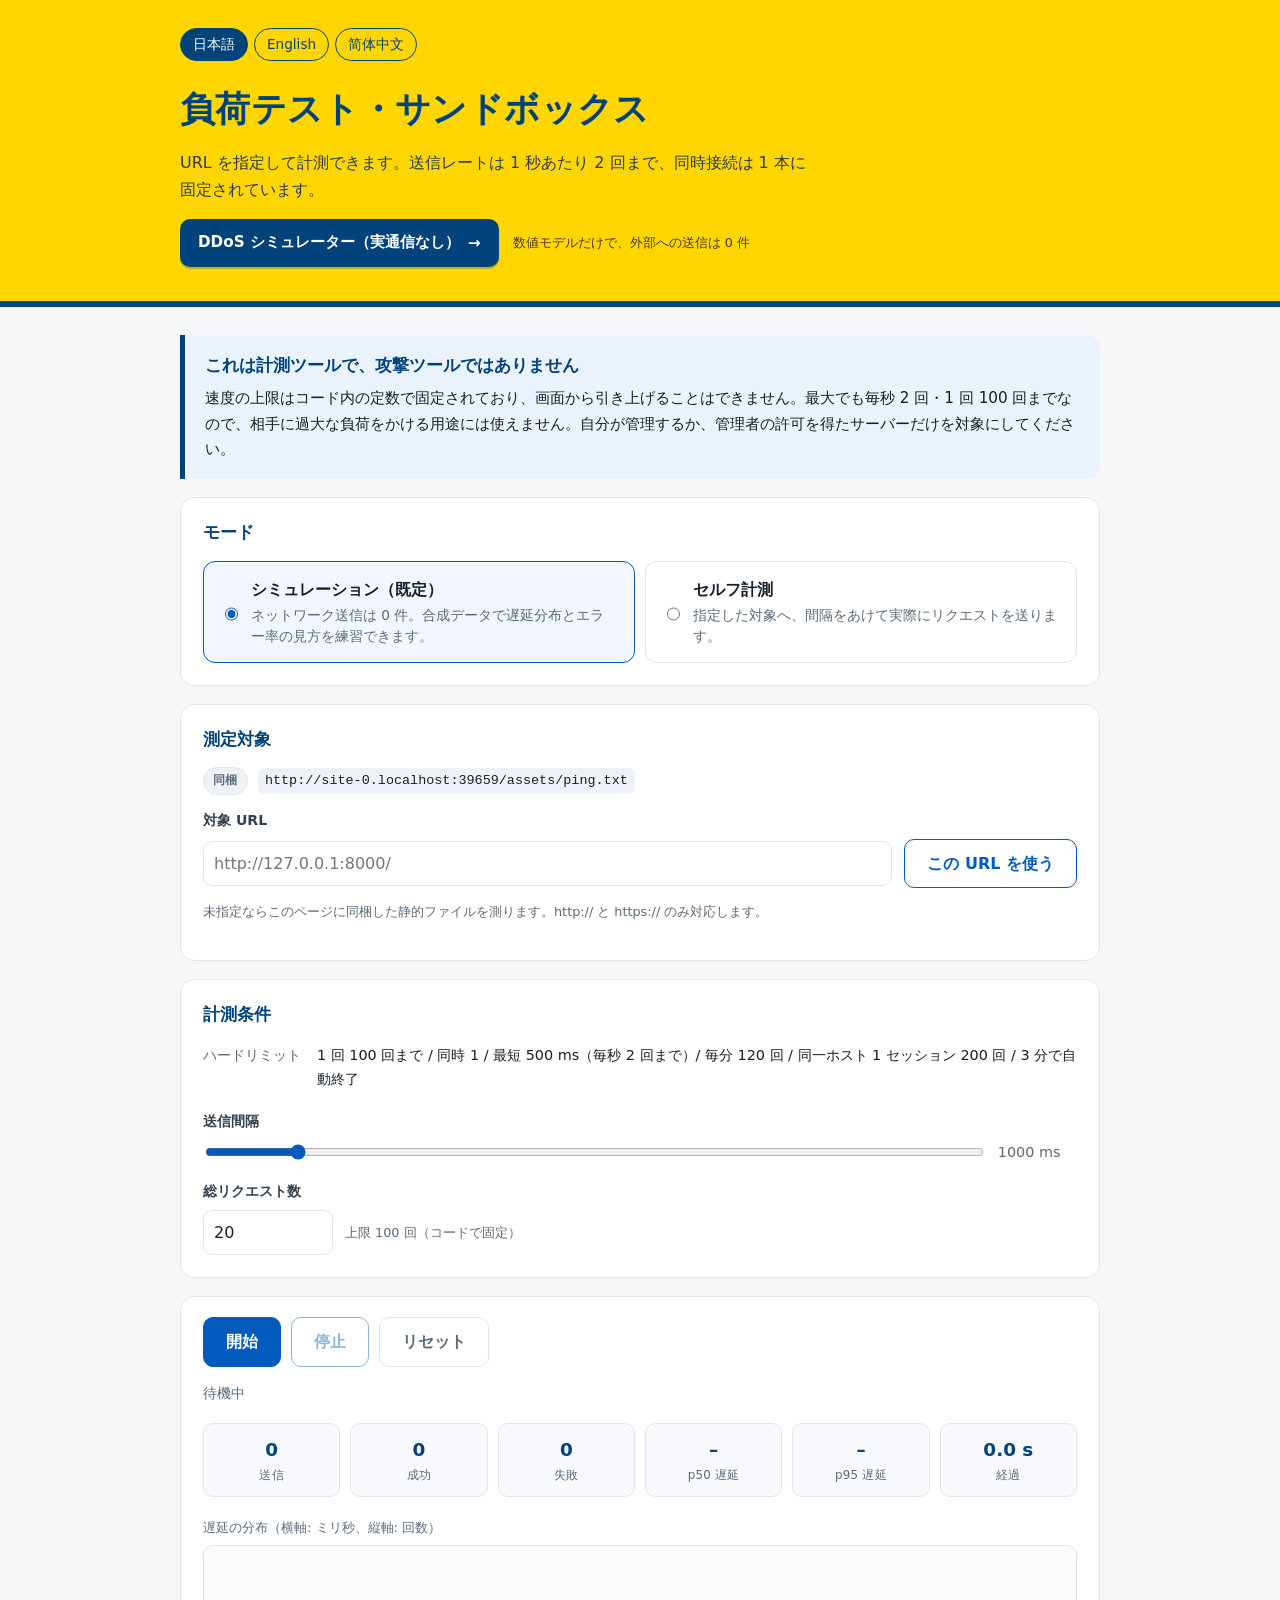
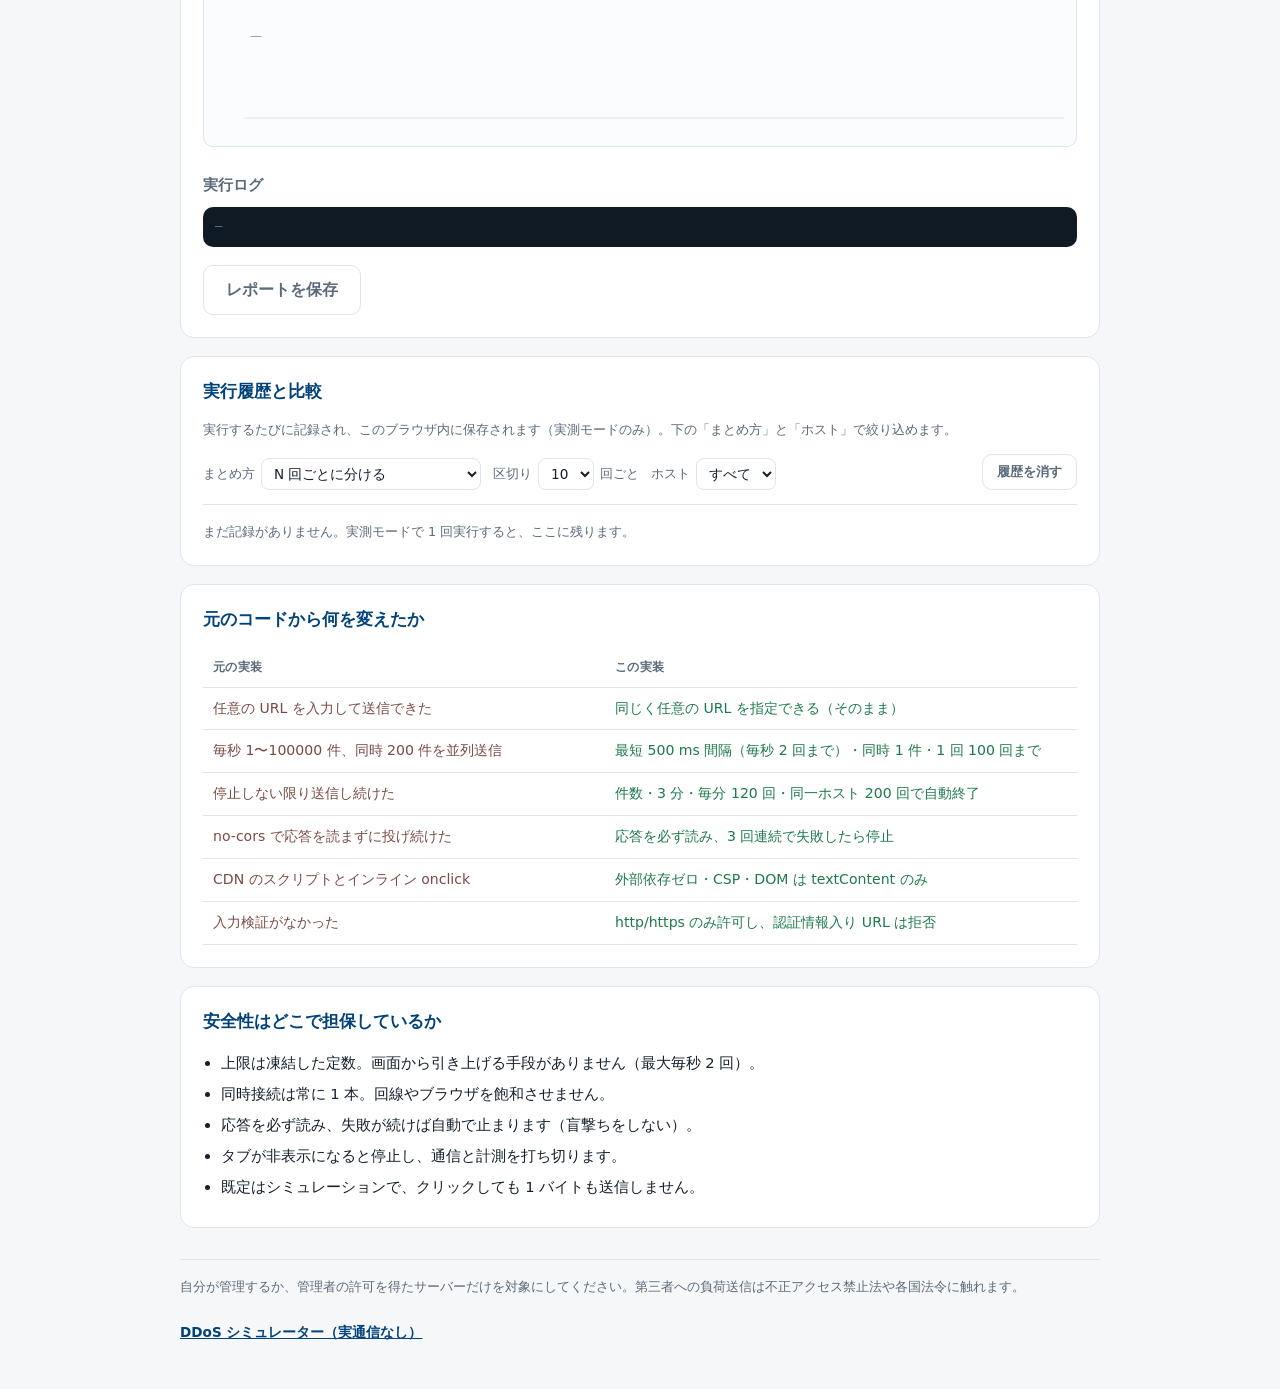
<file: index.html>
<!doctype html>
<html lang="ja">

<head>
  <meta charset="utf-8">
  <meta name="viewport" content="width=device-width, initial-scale=1">
  <meta name="referrer" content="no-referrer">
  <!--
    CSP はブラウザ側の最後の砦。
    default-src 'none' で外部読み込みは全禁止。外部依存はゼロ。
    connect-src は対象を指定できるようにするため http/https を許可している。
    注: frame-ancestors は <meta> では無視されるため app.js の FRAMED チェックで代替。
  -->
  <meta http-equiv="Content-Security-Policy"
    content="default-src 'none'; script-src 'self'; style-src 'self'; img-src 'self' data:; connect-src 'self' http: https:; base-uri 'none'; form-action 'none'">
  <title>負荷テスト・サンドボックス</title>
  <link rel="stylesheet" href="./styles.css">
</head>

<body>
  <a class="skip" href="#main" data-i18n="skip">本文へ</a>

  <header class="hero">
    <div class="wrap">
      <div class="langs" role="group" aria-label="Language">
        <button type="button" class="lang is-active" data-lang="ja" lang="ja">日本語</button>
        <button type="button" class="lang" data-lang="en" lang="en">English</button>
        <button type="button" class="lang" data-lang="zh" lang="zh-CN">简体中文</button>
      </div>
      <h1 data-i18n="title">負荷テスト・サンドボックス</h1>
      <p class="lede" data-i18n="lede">
        URL を指定して計測できます。送信レートは 1 秒あたり 2 回まで、同時接続は 1 本に固定されています。
      </p>
      <p class="hero-links">
        <a class="hero-link" href="./sim.html">
          <span data-i18n="navSim">DDoS シミュレーター（実通信なし）</span>
          <span class="hero-arrow" aria-hidden="true">→</span>
        </a>
        <span class="hero-note" data-i18n="navSimNote">
          数値モデルだけで、外部への送信は 0 件
        </span>
      </p>
    </div>
  </header>

  <main id="main" class="wrap">

    <section class="notice" role="note">
      <h2 data-i18n="noticeTitle">これは計測ツールで、攻撃ツールではありません</h2>
      <p data-i18n="noticeBody">
        速度の上限はコード内の定数で固定されており、画面から引き上げることはできません。最大でも毎秒 2 回・1 回 100 回までなので、
        相手に過大な負荷をかける用途には使えません。自分が管理するか、管理者の許可を得たサーバーだけを対象にしてください。
      </p>
    </section>

    <section class="card">
      <h2 data-i18n="modeTitle">モード</h2>
      <div class="modes">
        <label class="mode">
          <input type="radio" name="mode" value="simulate" checked>
          <span class="mode-body">
            <span class="mode-name" data-i18n="modeSimName">シミュレーション（既定）</span>
            <span class="mode-desc" data-i18n="modeSimDesc">ネットワーク送信は 0 件。合成データで遅延分布とエラー率の見方を練習できます。</span>
          </span>
        </label>
        <label class="mode">
          <input type="radio" name="mode" value="probe">
          <span class="mode-body">
            <span class="mode-name" data-i18n="modeProbeName">セルフ計測</span>
            <span class="mode-desc" data-i18n="modeProbeDesc">指定した対象へ、間隔をあけて実際にリクエストを送ります。</span>
          </span>
        </label>
      </div>
    </section>

    <section class="card">
      <h2 data-i18n="targetCardTitle">測定対象</h2>

      <div class="target-row">
        <span class="badge" id="targetBadge" data-i18n="badgeBundled">同梱</span>
        <code id="targetView">-</code>
      </div>

      <div class="field">
        <label for="targetUrl" data-i18n="targetUrlLabel">対象 URL</label>
        <div class="field-row">
          <input type="text" id="targetUrl" placeholder="http://127.0.0.1:8000/" autocomplete="off"
            spellcheck="false">
          <button type="button" class="btn" id="applyTargetBtn" data-i18n="applyTargetBtn">この URL を使う</button>
        </div>
        <p class="hint" data-i18n="targetHint">
          未指定ならこのページに同梱した静的ファイルを測ります。http:// と https:// のみ対応します。
        </p>
        <p class="warn" id="targetMsg" hidden></p>
      </div>

      <div class="controls">
        <button type="button" class="btn ghost" id="resetTargetBtn" data-i18n="resetTargetBtn" hidden>既定に戻す</button>
      </div>
    </section>

    <section class="card">
      <h2 data-i18n="conditionsTitle">計測条件</h2>
      <dl class="kv">
        <dt data-i18n="limitLabel">ハードリミット</dt>
        <dd id="limitView">-</dd>
      </dl>

      <div class="field">
        <label for="intervalRange" data-i18n="intervalLabel">送信間隔</label>
        <div class="field-row">
          <input type="range" id="intervalRange" min="500" max="5000" step="100" value="1000">
          <output id="intervalView">1000 ms</output>
        </div>
      </div>

      <div class="field">
        <label for="budgetNumber" data-i18n="budgetLabel">総リクエスト数</label>
        <div class="field-row">
          <input type="number" id="budgetNumber" min="1" max="100" value="20" inputmode="numeric">
          <span class="hint" data-i18n="budgetHint">上限 100 回（コードで固定）</span>
        </div>
      </div>
    </section>

    <section class="card" id="probePanel" hidden>
      <h2 data-i18n="gateTitle">セルフ計測の前提</h2>
      <label class="check">
        <input type="checkbox" id="ownCheckbox">
        <span data-i18n="ownCheck">この対象の管理者であり、計測の許可を得ています。</span>
      </label>

      <div class="field">
        <label for="confirmText" data-i18n="confirmLabel">確認のため TEST と入力</label>
        <input type="text" id="confirmText" autocomplete="off" spellcheck="false" placeholder="TEST">
      </div>

      <p class="warn" id="gateWarn" hidden data-i18n="gateWarn">実行条件がそろっていません。</p>
    </section>

    <section class="card">
      <div class="controls">
        <button type="button" class="btn primary" id="startBtn" data-i18n="startBtn">開始</button>
        <button type="button" class="btn" id="stopBtn" disabled data-i18n="stopBtn">停止</button>
        <button type="button" class="btn ghost" id="resetBtn" data-i18n="resetBtn">リセット</button>
      </div>
      <p class="state" id="stateLine" aria-live="polite" data-i18n="stateIdle">待機中</p>

      <div class="stats" aria-live="polite">
        <div class="stat"><span class="stat-v" id="statSent">0</span><span class="stat-k" data-i18n="statSent">送信</span></div>
        <div class="stat"><span class="stat-v" id="statOk">0</span><span class="stat-k" data-i18n="statOk">成功</span></div>
        <div class="stat"><span class="stat-v" id="statErr">0</span><span class="stat-k" data-i18n="statErr">失敗</span></div>
        <div class="stat"><span class="stat-v" id="statP50">–</span><span class="stat-k" data-i18n="statP50">p50 遅延</span></div>
        <div class="stat"><span class="stat-v" id="statP95">–</span><span class="stat-k" data-i18n="statP95">p95 遅延</span></div>
        <div class="stat"><span class="stat-v" id="statElapsed">0.0 s</span><span class="stat-k" data-i18n="statElapsed">経過</span></div>
      </div>

      <figure class="chart">
        <figcaption data-i18n="chartTitle">遅延の分布</figcaption>
        <canvas id="chart" width="640" height="200" role="img" aria-label="latency histogram"></canvas>
      </figure>

      <div class="logwrap">
        <h3 data-i18n="logTitle">実行ログ</h3>
        <ol class="log" id="log" aria-live="polite"></ol>
      </div>

      <div class="controls">
        <button type="button" class="btn ghost" id="reportBtn" data-i18n="reportBtn">レポートを保存</button>
      </div>
    </section>

    <section class="card" id="historyCard">
      <h2 data-i18n="historyTitle">実行履歴と比較</h2>
      <p class="hint" data-i18n="historyHint">
        実行するたびに記録され、このブラウザ内に保存されます（実測モードのみ）。まとめ方とホストで絞り込めます。
      </p>

      <div class="history-toolbar">
        <div class="inline-field">
          <label for="groupBy" data-i18n="groupByLabel">まとめ方</label>
          <select id="groupBy">
            <option value="batch" data-i18n="groupBatch">10 回ごと</option>
            <option value="time" data-i18n="groupTime">日時（近い・遠い）</option>
            <option value="host" data-i18n="groupHost">ホストごと</option>
            <option value="none" data-i18n="groupNone">まとめない</option>
          </select>
        </div>

        <div class="inline-field" id="batchSizeWrap">
          <label for="batchSize" data-i18n="batchSizeLabel">区切り</label>
          <select id="batchSize">
            <option value="5">5</option>
            <option value="10" selected>10</option>
            <option value="20">20</option>
            <option value="50">50</option>
          </select>
          <span class="hint" data-i18n="batchUnit">回ごと</span>
        </div>

        <div class="inline-field">
          <label for="hostFilter" data-i18n="hostFilterLabel">ホスト</label>
          <select id="hostFilter">
            <option value="all" data-i18n="hostAll">すべて</option>
          </select>
        </div>

        <button type="button" class="btn ghost small" id="clearHistoryBtn" data-i18n="clearHistoryBtn">履歴を消す</button>
      </div>

      <p class="hint" id="historyEmpty" data-i18n="historyEmpty">まだ記録がありません。実測モードで 1 回実行すると、ここに残ります。</p>
      <div class="history" id="historyList"></div>

      <div class="compare" id="comparePanel" hidden>
        <h3 data-i18n="compareTitle">比較</h3>
        <p class="hint" id="compareHint" data-i18n="comparePickA">上の一覧から 2 つ選ぶと、差分を表示します。</p>
        <div id="compareBody"></div>
      </div>
    </section>

    <section class="card">
      <h2 data-i18n="diffTitle">元のコードから何を変えたか</h2>
      <table class="diff">
        <thead>
          <tr>
            <th data-i18n="diffColOld">元の実装</th>
            <th data-i18n="diffColNew">この実装</th>
          </tr>
        </thead>
        <tbody>
          <tr>
            <td data-i18n="diff1a">任意の URL を入力して送信できた</td>
            <td data-i18n="diff1b">同じく任意の URL を指定できる（そのまま）</td>
          </tr>
          <tr>
            <td data-i18n="diff2a">毎秒 1〜100000 件、同時 200 件を並列送信</td>
            <td data-i18n="diff2b">最短 500 ms 間隔（毎秒 2 回まで）・同時 1 件・1 回 100 回まで</td>
          </tr>
          <tr>
            <td data-i18n="diff3a">停止しない限り送信し続けた</td>
            <td data-i18n="diff3b">件数・3 分・毎分 120 回・同一ホスト 200 回で自動終了</td>
          </tr>
          <tr>
            <td data-i18n="diff4a">no-cors で応答を読まずに投げ続けた</td>
            <td data-i18n="diff4b">応答を必ず読み、3 回連続で失敗したら停止</td>
          </tr>
          <tr>
            <td data-i18n="diff5a">CDN のスクリプトとインライン onclick</td>
            <td data-i18n="diff5b">外部依存ゼロ・CSP・DOM は textContent のみ</td>
          </tr>
          <tr>
            <td data-i18n="diff6a">入力検証がなかった</td>
            <td data-i18n="diff6b">http/https のみ許可し、認証情報入り URL は拒否</td>
          </tr>
        </tbody>
      </table>
    </section>

    <section class="card">
      <h2 data-i18n="whyTitle">安全性はどこで担保しているか</h2>
      <ul class="why">
        <li data-i18n="why1">上限は凍結した定数。画面から引き上げる手段がありません（最大毎秒 2 回）。</li>
        <li data-i18n="why2">同時接続は常に 1 本。回線やブラウザを飽和させません。</li>
        <li data-i18n="why3">応答を必ず読み、失敗が続けば自動で止まります（盲撃ちをしない）。</li>
        <li data-i18n="why4">タブが非表示になると停止し、通信と計測を打ち切ります。</li>
        <li data-i18n="why5">既定はシミュレーションで、クリックしても 1 バイトも送信しません。</li>
      </ul>
    </section>
  </main>

  <footer class="foot wrap">
    <p data-i18n="footer">自分が管理するか、管理者の許可を得たサーバーだけを対象にしてください。第三者への負荷送信は不正アクセス禁止法や各国法令に触れます。</p>
    <p class="foot-link">
      <a href="./sim.html" data-i18n="navSim">DDoS シミュレーター（実通信なし）</a>
    </p>
  </footer>

  <script src="./app.js"></script>
</body>

</html>
</file>
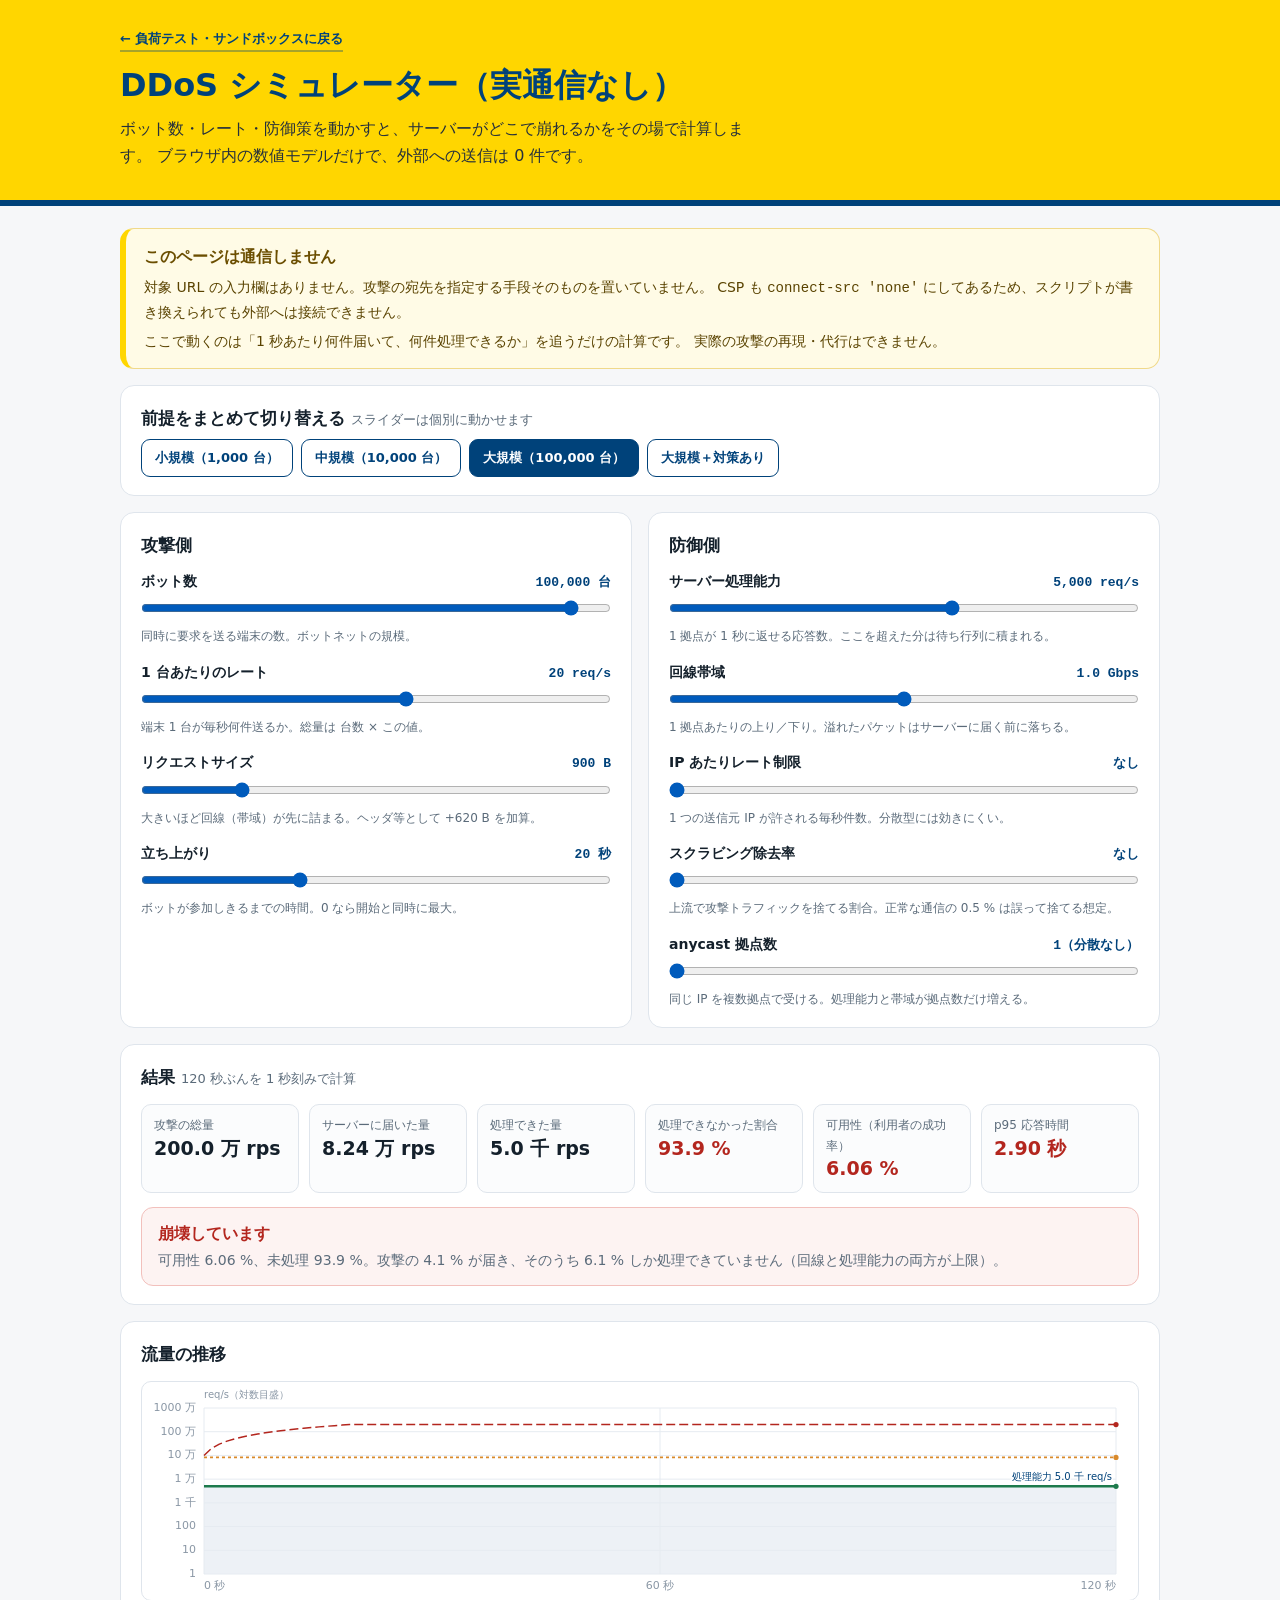
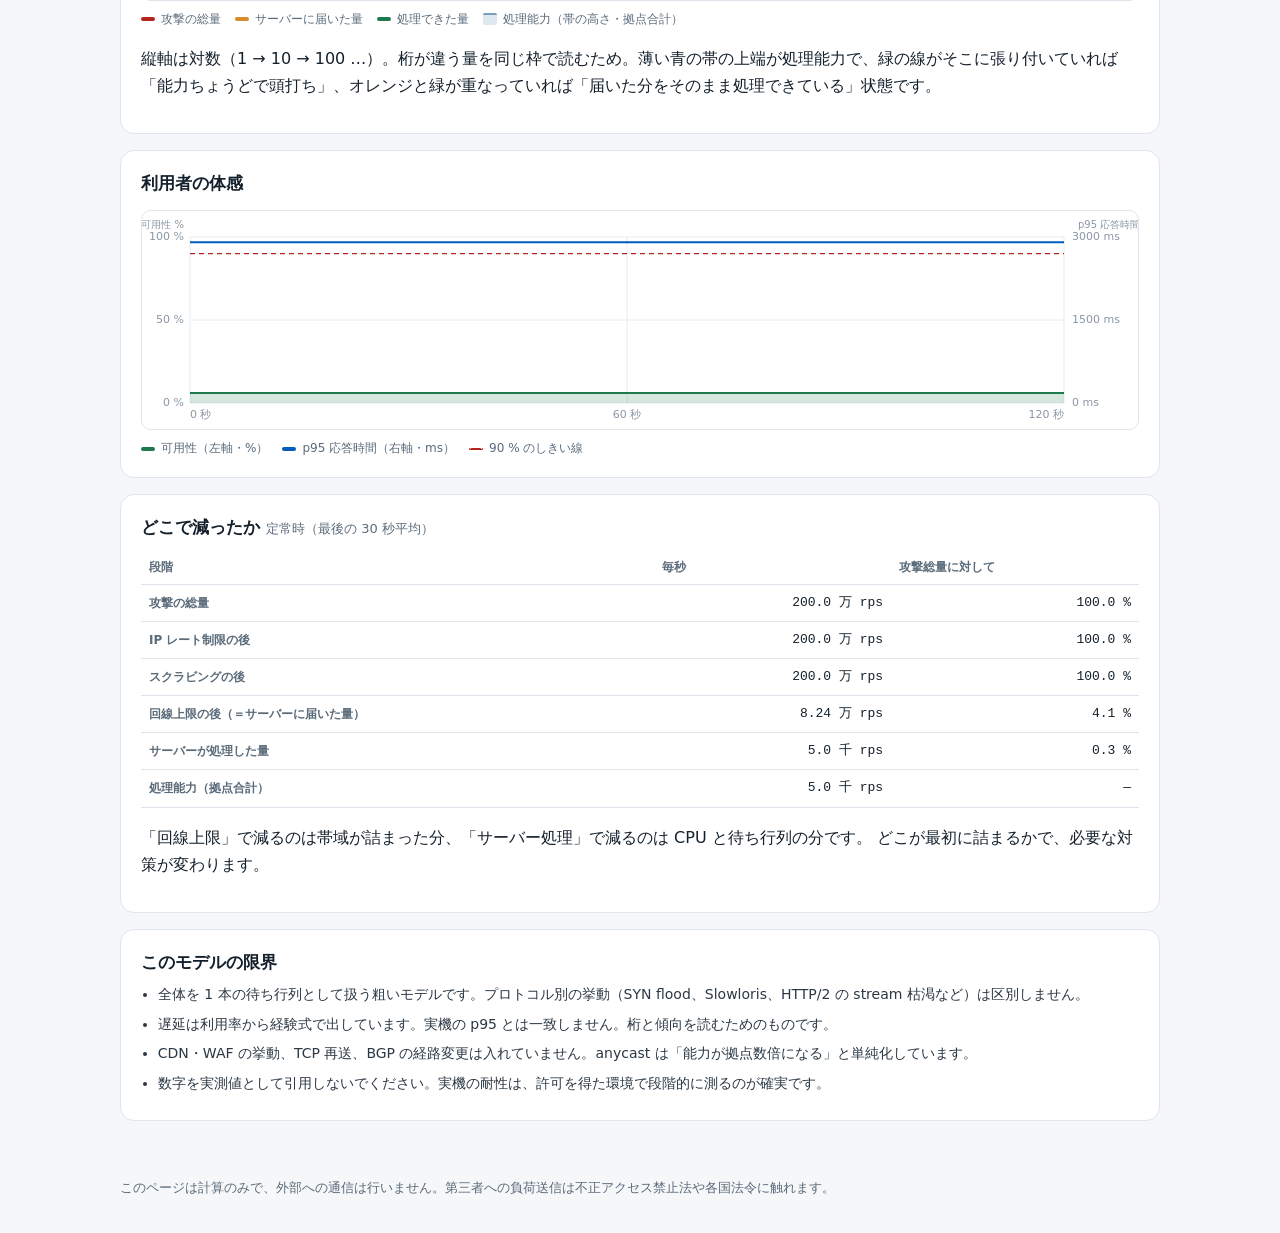
<file: sim.html>
<!doctype html>
<html lang="ja">

<head>
  <meta charset="utf-8">
  <meta name="viewport" content="width=device-width, initial-scale=1">
  <meta name="referrer" content="no-referrer">
  <!--
    CSP の要点は connect-src 'none'。
    このページはネットワークへ一切接続できない（fetch/XHR/WebSocket/送信フォームすべて不可）。
    「モデル計算だけで、1 バイトも送らない」をブラウザ側で強制している。
  -->
  <meta http-equiv="Content-Security-Policy"
    content="default-src 'none'; script-src 'self'; style-src 'self'; img-src 'self' data:; connect-src 'none'; base-uri 'none'; form-action 'none'">
  <title>DDoS シミュレーター（実通信なし）</title>
  <link rel="stylesheet" href="./sim.css">
</head>

<body>
  <a class="skip" href="#main">本文へ</a>

  <header class="hero">
    <div class="wrap">
      <a class="back" href="./index.html">← 負荷テスト・サンドボックスに戻る</a>
      <h1>DDoS シミュレーター（実通信なし）</h1>
      <p>
        ボット数・レート・防御策を動かすと、サーバーがどこで崩れるかをその場で計算します。
        ブラウザ内の数値モデルだけで、外部への送信は 0 件です。
      </p>
    </div>
  </header>

  <main id="main" class="wrap">

    <section class="notice" role="note">
      <h2>このページは通信しません</h2>
      <p>
        対象 URL の入力欄はありません。攻撃の宛先を指定する手段そのものを置いていません。
        CSP も <code>connect-src 'none'</code> にしてあるため、スクリプトが書き換えられても外部へは接続できません。
      </p>
      <p>
        ここで動くのは「1 秒あたり何件届いて、何件処理できるか」を追うだけの計算です。
        実際の攻撃の再現・代行はできません。
      </p>
    </section>

    <section class="card">
      <h2>前提をまとめて切り替える<span class="sub">スライダーは個別に動かせます</span></h2>
      <div class="presets">
        <button type="button" class="btn" data-preset="small">小規模（1,000 台）</button>
        <button type="button" class="btn" data-preset="mid">中規模（10,000 台）</button>
        <button type="button" class="btn primary" data-preset="large">大規模（100,000 台）</button>
        <button type="button" class="btn" data-preset="defended">大規模＋対策あり</button>
      </div>
    </section>

    <div class="split">
      <section class="card">
        <h2>攻撃側</h2>

        <div class="field">
          <label for="botsRange">ボット数<span class="val" id="botsVal"></span></label>
          <input type="range" id="botsRange">
          <span class="hint">同時に要求を送る端末の数。ボットネットの規模。</span>
        </div>

        <div class="field">
          <label for="rateRange">1 台あたりのレート<span class="val" id="rateVal"></span></label>
          <input type="range" id="rateRange">
          <span class="hint">端末 1 台が毎秒何件送るか。総量は 台数 × この値。</span>
        </div>

        <div class="field">
          <label for="sizeRange">リクエストサイズ<span class="val" id="sizeVal"></span></label>
          <input type="range" id="sizeRange">
          <span class="hint">大きいほど回線（帯域）が先に詰まる。ヘッダ等として +620 B を加算。</span>
        </div>

        <div class="field">
          <label for="rampRange">立ち上がり<span class="val" id="rampVal"></span></label>
          <input type="range" id="rampRange">
          <span class="hint">ボットが参加しきるまでの時間。0 なら開始と同時に最大。</span>
        </div>
      </section>

      <section class="card">
        <h2>防御側</h2>

        <div class="field">
          <label for="capRange">サーバー処理能力<span class="val" id="capVal"></span></label>
          <input type="range" id="capRange">
          <span class="hint">1 拠点が 1 秒に返せる応答数。ここを超えた分は待ち行列に積まれる。</span>
        </div>

        <div class="field">
          <label for="linkRange">回線帯域<span class="val" id="linkVal"></span></label>
          <input type="range" id="linkRange">
          <span class="hint">1 拠点あたりの上り／下り。溢れたパケットはサーバーに届く前に落ちる。</span>
        </div>

        <div class="field">
          <label for="ipLimitRange">IP あたりレート制限<span class="val" id="ipLimitVal"></span></label>
          <input type="range" id="ipLimitRange">
          <span class="hint">1 つの送信元 IP が許される毎秒件数。分散型には効きにくい。</span>
        </div>

        <div class="field">
          <label for="scrubRange">スクラビング除去率<span class="val" id="scrubVal"></span></label>
          <input type="range" id="scrubRange">
          <span class="hint">上流で攻撃トラフィックを捨てる割合。正常な通信の 0.5 % は誤って捨てる想定。</span>
        </div>

        <div class="field">
          <label for="nodesRange">anycast 拠点数<span class="val" id="nodesVal"></span></label>
          <input type="range" id="nodesRange">
          <span class="hint">同じ IP を複数拠点で受ける。処理能力と帯域が拠点数だけ増える。</span>
        </div>
      </section>
    </div>

    <section class="card">
      <h2>結果<span class="sub">120 秒ぶんを 1 秒刻みで計算</span></h2>

      <div class="stats">
        <div class="stat" id="statRaw">
          <span class="k">攻撃の総量</span>
          <span class="v" id="rawView">-</span>
        </div>
        <div class="stat" id="statIn">
          <span class="k">サーバーに届いた量</span>
          <span class="v" id="inView">-</span>
        </div>
        <div class="stat" id="statServed">
          <span class="k">処理できた量</span>
          <span class="v" id="servedView">-</span>
        </div>
        <div class="stat" id="statDrop">
          <span class="k">処理できなかった割合</span>
          <span class="v" id="dropView">-</span>
        </div>
        <div class="stat" id="statAvail">
          <span class="k">可用性（利用者の成功率）</span>
          <span class="v" id="availView">-</span>
        </div>
        <div class="stat" id="statP95">
          <span class="k">p95 応答時間</span>
          <span class="v" id="p95View">-</span>
        </div>
      </div>

      <div class="verdict" id="verdict">
        <strong id="verdictTitle">-</strong>
        <p id="verdictBody">-</p>
      </div>
    </section>

    <section class="card">
      <h2>流量の推移</h2>
      <div class="chart">
        <canvas id="flowChart" height="220" aria-label="攻撃流量と処理量の推移グラフ" role="img"></canvas>
      </div>
      <ul class="legend">
        <li><span class="swatch s-raw"></span>攻撃の総量</li>
        <li><span class="swatch s-in"></span>サーバーに届いた量</li>
        <li><span class="swatch s-served"></span>処理できた量</li>
        <li><span class="swatch s-band"></span>処理能力（帯の高さ・拠点合計）</li>
      </ul>
      <p class="hint">
        縦軸は対数（1 → 10 → 100 …）。桁が違う量を同じ枠で読むため。薄い青の帯の上端が処理能力で、緑の線がそこに張り付いていれば「能力ちょうどで頭打ち」、オレンジと緑が重なっていれば「届いた分をそのまま処理できている」状態です。
      </p>
    </section>

    <section class="card">
      <h2>利用者の体感</h2>
      <div class="chart">
        <canvas id="qualChart" height="220" aria-label="可用性と応答時間の推移グラフ" role="img"></canvas>
      </div>
      <ul class="legend">
        <li><span class="swatch s-served"></span>可用性（左軸・%）</li>
        <li><span class="swatch s-p95"></span>p95 応答時間（右軸・ms）</li>
        <li><span class="swatch s-threshold"></span>90 % のしきい線</li>
      </ul>
    </section>

    <section class="card">
      <h2>どこで減ったか<span class="sub">定常時（最後の 30 秒平均）</span></h2>
      <table class="readout">
        <thead>
          <tr>
            <th>段階</th>
            <th>毎秒</th>
            <th>攻撃総量に対して</th>
          </tr>
        </thead>
        <tbody id="funnelBody"></tbody>
      </table>
      <p class="hint">
        「回線上限」で減るのは帯域が詰まった分、「サーバー処理」で減るのは CPU と待ち行列の分です。
        どこが最初に詰まるかで、必要な対策が変わります。
      </p>
    </section>

    <section class="card">
      <h2>このモデルの限界</h2>
      <ul class="notes">
        <li>全体を 1 本の待ち行列として扱う粗いモデルです。プロトコル別の挙動（SYN flood、Slowloris、HTTP/2 の stream 枯渇など）は区別しません。</li>
        <li>遅延は利用率から経験式で出しています。実機の p95 とは一致しません。桁と傾向を読むためのものです。</li>
        <li>CDN・WAF の挙動、TCP 再送、BGP の経路変更は入れていません。anycast は「能力が拠点数倍になる」と単純化しています。</li>
        <li>数字を実測値として引用しないでください。実機の耐性は、許可を得た環境で段階的に測るのが確実です。</li>
      </ul>
    </section>
  </main>

  <footer class="foot wrap">
    このページは計算のみで、外部への通信は行いません。第三者への負荷送信は不正アクセス禁止法や各国法令に触れます。
  </footer>

  <script src="./sim.js"></script>
</body>

</html>
</file>
<file: styles.css>
/* 依存ゼロ。外部フォント・CDN・トラッカーは読み込まない。 */
:root {
  --blue: #00427a;
  --blue-2: #005bbc;
  --yellow: #ffd600;
  --ink: #14202b;
  --muted: #5b6b7a;
  --line: #dfe5ec;
  --bg: #f6f7f9;
  --card: #ffffff;
  --ok: #1d7a4c;
  --bad: #b3261e;
  --radius: 14px;
}

* {
  box-sizing: border-box;
}

html {
  -webkit-text-size-adjust: 100%;
}

body {
  margin: 0;
  background: var(--bg);
  color: var(--ink);
  font-family: system-ui, -apple-system, "Segoe UI", "Hiragino Sans", "Noto Sans JP", "Microsoft YaHei", sans-serif;
  line-height: 1.7;
  font-size: 16px;
}

.wrap {
  width: min(920px, 92vw);
  margin-inline: auto;
}

.skip {
  position: absolute;
  left: -9999px;
}

.skip:focus {
  left: 12px;
  top: 12px;
  z-index: 10;
  background: #fff;
  padding: 8px 12px;
  border-radius: 8px;
}

/* ---------- hero ---------- */
.hero {
  background: var(--yellow);
  border-bottom: 6px solid var(--blue);
  padding: 28px 0 34px;
}

.hero h1 {
  margin: 18px 0 10px;
  font-size: clamp(1.5rem, 4vw, 2.2rem);
  color: var(--blue);
  letter-spacing: .01em;
}

.lede {
  margin: 0;
  max-width: 62ch;
  color: #2c3a46;
}

/* ---------- サブページへの導線 ---------- */
.hero-links {
  display: flex;
  flex-wrap: wrap;
  align-items: center;
  gap: 6px 14px;
  margin: 16px 0 0;
}

.hero-link {
  display: inline-flex;
  align-items: center;
  gap: 8px;
  padding: 9px 16px;
  border-radius: 10px;
  background: var(--blue);
  color: #fff;
  font-weight: 700;
  font-size: .95rem;
  text-decoration: none;
  border: 2px solid var(--blue);
  box-shadow: 0 2px 0 rgba(0, 66, 122, .25);
}

.hero-link:hover {
  background: #00325c;
}

.hero-link:focus-visible {
  outline: 3px solid #fff;
  outline-offset: 2px;
}

.hero-arrow {
  font-weight: 700;
  line-height: 1;
}

.hero-note {
  font-size: .8rem;
  color: #4a3a00;
}

.langs {
  display: flex;
  gap: 6px;
}

.lang {
  font: inherit;
  font-size: .85rem;
  padding: 4px 12px;
  border-radius: 999px;
  border: 1.5px solid var(--blue);
  background: transparent;
  color: var(--blue);
  cursor: pointer;
}

.lang:hover {
  background: rgba(0, 91, 188, .1);
}

.lang.is-active {
  background: var(--blue);
  color: #fff;
}

/* ---------- layout ---------- */
main {
  padding: 28px 0 8px;
  display: grid;
  gap: 18px;
}

.card {
  background: var(--card);
  border: 1px solid var(--line);
  border-radius: var(--radius);
  padding: 20px 22px 22px;
}

h2 {
  font-size: 1.05rem;
  margin: 0 0 14px;
  color: var(--blue);
}

h3 {
  font-size: .95rem;
  margin: 0 0 8px;
  color: var(--muted);
  font-weight: 600;
}

.notice {
  border-left: 5px solid var(--blue);
  background: #eaf2fb;
  border-radius: 0 var(--radius) var(--radius) 0;
  padding: 16px 20px;
}

.notice h2 {
  margin-bottom: 6px;
}

.notice p {
  margin: 0;
  font-size: .95rem;
}

/* ---------- modes ---------- */
.modes {
  display: grid;
  gap: 10px;
}

@media (min-width: 720px) {
  .modes {
    grid-template-columns: 1fr 1fr;
  }
}

.mode {
  display: flex;
  gap: 10px;
  padding: 14px 16px;
  border: 1.5px solid var(--line);
  border-radius: 12px;
  cursor: pointer;
}

.mode:has(input:checked) {
  border-color: var(--blue-2);
  background: #f2f7fd;
}

.mode input {
  margin-top: 4px;
  accent-color: var(--blue-2);
}

.mode-body {
  display: grid;
  gap: 2px;
}

.mode-name {
  font-weight: 600;
}

.mode-desc {
  font-size: .86rem;
  color: var(--muted);
  line-height: 1.55;
}

/* ---------- forms ---------- */
dl.kv {
  display: grid;
  grid-template-columns: max-content 1fr;
  gap: 6px 16px;
  margin: 0 0 18px;
  font-size: .9rem;
}

dl.kv dt {
  color: var(--muted);
}

dl.kv dd {
  margin: 0;
  word-break: normal;
  overflow-wrap: break-word;
  line-break: strict;      /* 「自／動終了」のような不自然な折り返しを避ける */
}

code {
  background: #eef2f7;
  border-radius: 6px;
  padding: 2px 7px;
  font-size: .85rem;
  word-break: break-all;
}

.field {
  margin-bottom: 16px;
}

.field > label {
  display: block;
  font-size: .88rem;
  font-weight: 600;
  margin-bottom: 6px;
  color: #33414e;
}

.field-row {
  display: flex;
  align-items: center;
  gap: 12px;
}

input[type="range"] {
  flex: 1;
  accent-color: var(--blue-2);
}

input[type="text"],
input[type="number"] {
  font: inherit;
  padding: 8px 10px;
  border: 1.5px solid var(--line);
  border-radius: 9px;
  width: 130px;
  background: #fff;
  color: var(--ink);
}

input[type="text"]:focus-visible,
input[type="number"]:focus-visible,
input[type="range"]:focus-visible,
button:focus-visible {
  outline: 3px solid #8fc0f0;
  outline-offset: 1px;
}

output {
  font-variant-numeric: tabular-nums;
  font-size: .9rem;
  color: var(--muted);
  min-width: 5.5em;
}

.hint {
  font-size: .8rem;
  color: var(--muted);
}

.check {
  display: flex;
  gap: 10px;
  align-items: flex-start;
  font-size: .9rem;
  padding: 12px 14px;
  background: #fffdf0;
  border: 1.5px solid #f0e2a8;
  border-radius: 10px;
  margin-bottom: 16px;
  cursor: pointer;
}

.check input {
  margin-top: 4px;
  accent-color: var(--blue-2);
}

.warn {
  margin: 0;
  color: var(--bad);
  font-size: .88rem;
  font-weight: 600;
}

/* ---------- controls ---------- */
.controls {
  display: flex;
  flex-wrap: wrap;
  gap: 10px;
}

.btn {
  font: inherit;
  font-weight: 600;
  padding: 10px 22px;
  border-radius: 10px;
  border: 1.5px solid var(--blue-2);
  background: #fff;
  color: var(--blue-2);
  cursor: pointer;
}

.btn:hover:not(:disabled) {
  background: #eaf2fb;
}

.btn.primary {
  background: var(--blue-2);
  color: #fff;
}

.btn.primary:hover:not(:disabled) {
  background: var(--blue);
}

.btn.ghost {
  border-color: var(--line);
  color: var(--muted);
}

.btn:disabled {
  opacity: .45;
  cursor: not-allowed;
}

.state {
  margin: 14px 0 18px;
  font-size: .9rem;
  color: var(--muted);
}

.state.is-run {
  color: var(--blue-2);
  font-weight: 600;
}

.state.is-done {
  color: var(--ok);
  font-weight: 600;
}

/* ---------- stats ---------- */
.stats {
  display: grid;
  grid-template-columns: repeat(3, 1fr);
  gap: 10px;
  margin-bottom: 20px;
}

@media (min-width: 720px) {
  .stats {
    grid-template-columns: repeat(6, 1fr);
  }
}

.stat {
  background: #f7f9fc;
  border: 1px solid var(--line);
  border-radius: 10px;
  padding: 10px 8px;
  text-align: center;
}

.stat-v {
  display: block;
  font-size: 1.15rem;
  font-weight: 700;
  font-variant-numeric: tabular-nums;
  color: var(--blue);
}

.stat-k {
  display: block;
  font-size: .74rem;
  color: var(--muted);
  letter-spacing: .02em;
}

/* ---------- chart ---------- */
.chart {
  margin: 0 0 18px;
}

.chart figcaption {
  font-size: .82rem;
  color: var(--muted);
  margin-bottom: 6px;
}

canvas {
  width: 100%;
  height: auto;
  background: #fbfcfe;
  border: 1px solid var(--line);
  border-radius: 10px;
}

/* ---------- log ---------- */
.logwrap {
  margin-bottom: 18px;
}

.log {
  list-style: none;
  margin: 0;
  padding: 10px 12px;
  max-height: 190px;
  overflow-y: auto;
  background: #0f1a24;
  color: #cfe3f5;
  border-radius: 10px;
  font-family: ui-monospace, SFMono-Regular, Menlo, Consolas, monospace;
  font-size: .78rem;
  line-height: 1.65;
}

.log:empty::before {
  content: "—";
  color: #5f7c95;
}

.log .bad {
  color: #ff9a8f;
}

.log .ok {
  color: #8ee0b0;
}

/* ---------- diff table ---------- */
.diff {
  width: 100%;
  border-collapse: collapse;
  font-size: .88rem;
}

.diff th,
.diff td {
  text-align: left;
  padding: 9px 10px;
  border-bottom: 1px solid var(--line);
  vertical-align: top;
}

.diff th {
  color: var(--muted);
  font-size: .78rem;
  letter-spacing: .03em;
  text-transform: uppercase;
}

.diff td:first-child {
  color: #7a4b45;
  width: 46%;
}

.diff td:last-child {
  color: var(--ok);
}

/* ---------- why ---------- */
.why {
  margin: 0;
  padding-left: 1.2em;
  font-size: .92rem;
}

.why li {
  margin-bottom: 6px;
}

/* ---------- footer ---------- */
.foot {
  padding: 10px 0 44px;
}

.foot p {
  font-size: .82rem;
  color: var(--muted);
  border-top: 1px solid var(--line);
  padding-top: 16px;
}

.foot .foot-link {
  border-top: 0;
  padding-top: 10px;
  margin: 0;
}

.foot .foot-link a {
  font-weight: 700;
  font-size: .85rem;
  color: var(--blue);
}

@media (prefers-reduced-motion: reduce) {
  * {
    animation: none !important;
    transition: none !important;
  }
}

/* ---------- framed fallback ---------- */
.framed-block {
  max-width: 620px;
  margin: 15vh auto;
  padding: 24px 26px;
  background: #fff;
  border: 2px solid var(--bad);
  border-radius: var(--radius);
  color: var(--ink);
  line-height: 1.7;
}

.framed-block p {
  margin: 0 0 8px;
}

.framed-block p:last-child {
  margin-bottom: 0;
}

/* ---------- spacing polish ---------- */
.card > *:last-child {
  margin-bottom: 0;
}

.field:last-of-type {
  margin-bottom: 0;
}

/* ---------- target ---------- */
.target-row {
  display: flex;
  align-items: center;
  gap: 10px;
  flex-wrap: wrap;
  margin-bottom: 14px;
}

.target-row code {
  font-size: .84rem;
}

.badge {
  flex: 0 0 auto;
  font-size: .72rem;
  font-weight: 700;
  letter-spacing: .04em;
  padding: 3px 9px;
  border-radius: 999px;
  background: #eef2f7;
  color: var(--muted);
  border: 1px solid var(--line);
}

.badge.is-custom {
  background: #eaf2fb;
  color: var(--blue-2);
  border-color: #b9d4f0;
}

#targetUrl {
  flex: 1;
  min-width: 0;
  width: auto;
}

.warn.is-ok {
  color: var(--ok);
}

.warn.is-bad {
  color: var(--bad);
}

#targetMsg {
  margin-top: 8px;
}

/* ---------- history & comparison ---------- */
.history-toolbar {
  display: flex;
  flex-wrap: wrap;
  align-items: flex-end;
  gap: 12px;
  margin-bottom: 16px;
  padding-bottom: 14px;
  border-bottom: 1px solid var(--line);
}

.inline-field {
  display: flex;
  align-items: center;
  gap: 6px;
}

.inline-field label {
  font-size: .8rem;
  color: var(--muted);
  white-space: nowrap;
}

select {
  font: inherit;
  font-size: .85rem;
  padding: 6px 8px;
  border: 1.5px solid var(--line);
  border-radius: 8px;
  background: #fff;
  color: var(--ink);
}

select:focus-visible {
  outline: 3px solid #8fc0f0;
  outline-offset: 1px;
}

.btn.small {
  padding: 6px 14px;
  font-size: .82rem;
  margin-left: auto;
}

.history {
  display: grid;
  gap: 14px;
}

.group-head {
  display: flex;
  flex-wrap: wrap;
  align-items: baseline;
  gap: 4px 12px;
  margin-bottom: 6px;
}

.group-name {
  font-size: .82rem;
  font-weight: 700;
  color: var(--blue);
  letter-spacing: .02em;
}

.group-meta {
  font-size: .76rem;
  color: var(--muted);
  font-variant-numeric: tabular-nums;
}

.rows {
  display: grid;
  gap: 4px;
}

.run-row {
  display: grid;
  grid-template-columns: 4.6em minmax(0, 1fr) 5.2em 5.2em 3.4em;
  align-items: center;
  gap: 8px;
  width: 100%;
  padding: 7px 10px;
  font: inherit;
  font-size: .82rem;
  font-variant-numeric: tabular-nums;
  text-align: left;
  color: var(--ink);
  background: #fbfcfe;
  border: 1.5px solid var(--line);
  border-radius: 9px;
  cursor: pointer;
}

.run-row:hover {
  background: #f2f7fd;
  border-color: #b9d4f0;
}

.run-row.is-sel {
  background: #eaf2fb;
  border-color: var(--blue-2);
  box-shadow: inset 3px 0 0 var(--blue-2);
}

.run-row:focus-visible {
  outline: 3px solid #8fc0f0;
  outline-offset: 1px;
}

.run-time {
  color: var(--muted);
  font-size: .78rem;
}

.run-host {
  overflow: hidden;
  text-overflow: ellipsis;
  white-space: nowrap;
  color: #33414e;
}

.run-num {
  text-align: right;
}

.run-err {
  text-align: right;
  font-size: .76rem;
  color: var(--muted);
}

.run-err.is-bad {
  color: var(--bad);
  font-weight: 600;
}

.compare {
  margin-top: 20px;
  padding-top: 16px;
  border-top: 1px solid var(--line);
}

.compare h3 {
  margin-bottom: 10px;
}

table.cmp {
  width: 100%;
  border-collapse: collapse;
  font-size: .85rem;
  font-variant-numeric: tabular-nums;
  margin-bottom: 10px;
}

table.cmp th,
table.cmp td {
  padding: 7px 9px;
  border-bottom: 1px solid var(--line);
  text-align: right;
}

table.cmp thead th {
  font-size: .74rem;
  font-weight: 600;
  color: var(--muted);
  letter-spacing: .02em;
  text-align: right;
}

table.cmp thead th:first-child,
table.cmp tbody th {
  text-align: left;
  font-weight: 600;
  color: #33414e;
}

.is-better {
  color: var(--ok);
  font-weight: 600;
}

.is-worse {
  color: var(--bad);
  font-weight: 600;
}

.is-same {
  color: var(--muted);
  font-weight: 600;
}

.verdict {
  margin: 0 0 8px;
  font-size: .9rem;
  font-weight: 700;
}

.verdict.is-better {
  color: var(--ok);
}

.verdict.is-worse {
  color: var(--bad);
}

.verdict.is-same {
  color: var(--muted);
}

#historyEmpty {
  margin: 0;
}

/* ---------- history table alignment ---------- */
.run-head {
  display: grid;
  grid-template-columns: 5.6em minmax(0, 1fr) 6.2em 6.2em 4.6em;
  gap: 10px;
  padding: 0 12px 6px;
  font-size: .72rem;
  letter-spacing: .04em;
  color: var(--muted);
}

.run-head span:nth-child(n + 3) {
  text-align: right;
}

.run-row {
  grid-template-columns: 5.6em minmax(0, 1fr) 6.2em 6.2em 4.6em;
  gap: 10px;
  padding: 8px 12px;
  font-size: .84rem;
}

.run-time {
  white-space: nowrap;
}

.run-num,
.run-err {
  white-space: nowrap;
}

.cmp-when {
  display: block;
  font-size: .7rem;
  font-weight: 400;
  color: var(--muted);
  margin-top: 2px;
}

table.cmp thead th {
  vertical-align: bottom;
  padding-bottom: 6px;
}

table.cmp td:last-child,
table.cmp thead th:last-child {
  min-width: 8.5em;
}

/* 日時と数値は中身に応じた幅、ホストだけが伸縮して省略される */
.run-head,
.run-row {
  grid-template-columns: max-content minmax(0, 1fr) 5.4em 5.4em max-content;
}

.run-head span:nth-child(4),
.run-head span:nth-child(5),
.run-num,
.run-err {
  text-align: right;
}

.cmp-scroll {
  overflow-x: auto;
  margin-bottom: 10px;
}

table.cmp th,
table.cmp td {
  white-space: nowrap;
}

@media (max-width: 560px) {
  .run-head,
  .run-row {
    gap: 6px;
    font-size: .78rem;
  }

  .run-head {
    padding-inline: 8px;
  }

  .run-row {
    padding: 8px;
  }

  .run-head,
  .run-row {
    grid-template-columns: max-content minmax(0, 1fr) 4.4em 4.4em max-content;
  }

  table.cmp {
    font-size: .8rem;
  }
}
</file>
<file: sim.css>
/* DDoS シミュレーター用スタイル。外部フォント・CDN は読み込まない。
   styles.css と同じトークンを使い、画面の見た目を揃える。 */
:root {
  --blue: #00427a;
  --blue-2: #005bbc;
  --yellow: #ffd600;
  --ink: #14202b;
  --muted: #5b6b7a;
  --line: #dfe5ec;
  --bg: #f6f7f9;
  --card: #ffffff;
  --ok: #1d7a4c;
  --bad: #b3261e;
  --warn: #8a5a00;
  --radius: 14px;
  --attack: #b3261e;
  --served: #1d7a4c;
  --capacity: #00427a;
}

* {
  box-sizing: border-box;
}

html {
  -webkit-text-size-adjust: 100%;
}

body {
  margin: 0;
  background: var(--bg);
  color: var(--ink);
  font-family: system-ui, -apple-system, "Segoe UI", "Hiragino Sans", "Noto Sans JP", "Microsoft YaHei", sans-serif;
  line-height: 1.7;
  font-size: 16px;
}

.wrap {
  width: min(1040px, 92vw);
  margin-inline: auto;
}

.skip {
  position: absolute;
  left: -9999px;
}

.skip:focus {
  left: 12px;
  top: 12px;
  z-index: 10;
  background: #fff;
  padding: 8px 12px;
  border-radius: 8px;
}

/* ---------- hero ---------- */
.hero {
  background: var(--yellow);
  border-bottom: 6px solid var(--blue);
  padding: 24px 0 30px;
}

.hero .back {
  display: inline-block;
  font-size: 13px;
  font-weight: 700;
  color: var(--blue);
  text-decoration: none;
  border-bottom: 2px solid rgba(0, 66, 122, .35);
}

.hero .back:hover {
  border-bottom-color: var(--blue);
}

.hero h1 {
  margin: 12px 0 8px;
  font-size: clamp(22px, 4vw, 32px);
  line-height: 1.35;
  color: var(--blue);
}

.hero p {
  margin: 0;
  max-width: 62ch;
  color: #25303b;
}

/* ---------- layout ---------- */
main {
  padding: 22px 0 40px;
}

.card {
  background: var(--card);
  border: 1px solid var(--line);
  border-radius: var(--radius);
  padding: 18px 20px;
  margin-bottom: 16px;
}

.card h2 {
  margin: 0 0 4px;
  font-size: 17px;
}

.card h2 .sub {
  font-weight: 400;
  font-size: 13px;
  color: var(--muted);
  margin-left: 6px;
}

.notice {
  background: #fffbe6;
  border: 1px solid #f0d98a;
  border-left: 6px solid var(--yellow);
  border-radius: var(--radius);
  padding: 14px 18px;
  margin-bottom: 16px;
}

.notice h2 {
  margin: 0 0 6px;
  font-size: 16px;
  color: #6b4e00;
}

.notice p {
  margin: 0;
  font-size: 14px;
  color: #5a4300;
}

.notice p + p {
  margin-top: 6px;
}

/* ---------- 2 column ---------- */
.split {
  display: grid;
  grid-template-columns: 1fr 1fr;
  gap: 16px;
}

@media (max-width: 860px) {
  .split {
    grid-template-columns: 1fr;
  }
}

/* ---------- sliders ---------- */
.field {
  margin: 14px 0 0;
}

.field:first-of-type {
  margin-top: 10px;
}

.field label {
  display: flex;
  justify-content: space-between;
  align-items: baseline;
  gap: 10px;
  font-size: 14px;
  font-weight: 600;
}

.field .val {
  font-variant-numeric: tabular-nums;
  font-weight: 700;
  color: var(--blue);
  font-family: ui-monospace, SFMono-Regular, Menlo, Consolas, monospace;
  font-size: 13px;
}

.field input[type="range"] {
  width: 100%;
  margin: 6px 0 0;
  accent-color: var(--blue-2);
}

.field .hint {
  display: block;
  font-size: 12px;
  color: var(--muted);
  margin-top: 2px;
}

.check {
  display: flex;
  gap: 8px;
  align-items: flex-start;
  font-size: 14px;
  margin-top: 12px;
}

.check input {
  margin-top: 5px;
  accent-color: var(--blue-2);
}

/* ---------- presets ---------- */
.presets {
  display: flex;
  flex-wrap: wrap;
  gap: 8px;
  margin-top: 6px;
}

.btn {
  font: inherit;
  font-size: 13px;
  font-weight: 700;
  padding: 7px 13px;
  border-radius: 9px;
  border: 1px solid var(--blue);
  background: #fff;
  color: var(--blue);
  cursor: pointer;
}

.btn:hover {
  background: #eef4fb;
}

.btn.primary {
  background: var(--blue);
  color: #fff;
}

.btn.primary:hover {
  background: #00325c;
}

.btn:focus-visible {
  outline: 3px solid var(--yellow);
  outline-offset: 2px;
}

/* ---------- stats ---------- */
.stats {
  display: grid;
  grid-template-columns: repeat(auto-fit, minmax(148px, 1fr));
  gap: 10px;
  margin-top: 12px;
}

.stat {
  border: 1px solid var(--line);
  border-radius: 10px;
  padding: 10px 12px;
  background: #fbfcfd;
}

.stat .k {
  display: block;
  font-size: 12px;
  color: var(--muted);
}

.stat .v {
  display: block;
  font-size: 19px;
  font-weight: 800;
  font-variant-numeric: tabular-nums;
  line-height: 1.35;
}

.stat .v small {
  font-size: 12px;
  font-weight: 600;
  color: var(--muted);
  margin-left: 3px;
}

.stat.is-bad .v {
  color: var(--bad);
}

.stat.is-ok .v {
  color: var(--ok);
}

/* ---------- verdict ---------- */
.verdict {
  margin-top: 14px;
  border-radius: 12px;
  padding: 12px 16px;
  border: 1px solid var(--line);
  background: #f7f9fb;
  font-size: 14px;
}

.verdict strong {
  display: block;
  font-size: 16px;
  margin-bottom: 2px;
}

.verdict.ok {
  border-color: #b7e1c9;
  background: #f1faf4;
}

.verdict.ok strong {
  color: var(--ok);
}

.verdict.warn {
  border-color: #f0d98a;
  background: #fffbe6;
}

.verdict.warn strong {
  color: var(--warn);
}

.verdict.bad {
  border-color: #f2c0bc;
  background: #fdf3f2;
}

.verdict.bad strong {
  color: var(--bad);
}

.verdict p {
  margin: 0;
  color: var(--muted);
}

/* ---------- charts ---------- */
.chart {
  margin-top: 12px;
}

.chart canvas {
  display: block;
  width: 100%;
  height: 220px;
  border: 1px solid var(--line);
  border-radius: 10px;
  background: #fff;
}

.legend {
  display: flex;
  flex-wrap: wrap;
  gap: 14px;
  margin: 8px 0 0;
  padding: 0;
  list-style: none;
  font-size: 12px;
  color: var(--muted);
}

.legend li {
  display: flex;
  align-items: center;
  gap: 6px;
}

.legend .swatch {
  width: 14px;
  height: 4px;
  border-radius: 2px;
  display: inline-block;
  background: var(--muted);
}

.legend .swatch.s-raw {
  background: var(--attack);
}

.legend .swatch.s-in {
  background: #d98a2b;
}

.legend .swatch.s-served {
  background: var(--served);
}

.legend .swatch.s-p95 {
  background: var(--blue-2);
}

.legend .swatch.s-threshold {
  height: 0;
  border-top: 2px dashed var(--attack);
  background: none;
}

.legend .swatch.s-band {
  height: 12px;
  border-radius: 2px;
  background: rgba(0, 66, 122, .12);
  border-top: 2px solid rgba(0, 66, 122, .45);
}

/* ---------- table ---------- */
table.readout {
  width: 100%;
  border-collapse: collapse;
  font-size: 14px;
  margin-top: 8px;
}

table.readout th,
table.readout td {
  text-align: left;
  padding: 7px 8px;
  border-bottom: 1px solid var(--line);
}

table.readout th {
  font-size: 12px;
  color: var(--muted);
  font-weight: 600;
  white-space: nowrap;
}

table.readout td.num {
  text-align: right;
  font-variant-numeric: tabular-nums;
  font-family: ui-monospace, SFMono-Regular, Menlo, Consolas, monospace;
  font-size: 13px;
}

/* ---------- notes ---------- */
.notes {
  margin: 0;
  padding-left: 1.2em;
  font-size: 14px;
  color: #2b3844;
}

.notes li {
  margin: 6px 0;
}

.notes code {
  background: #f1f4f8;
  border: 1px solid var(--line);
  border-radius: 5px;
  padding: 1px 5px;
  font-size: 12px;
}

.foot {
  padding: 0 0 36px;
  font-size: 13px;
  color: var(--muted);
}

/* ---------- スマートフォン ---------- */
@media (max-width: 560px) {
  .hero {
    padding: 20px 0 24px;
  }

  .card {
    padding: 14px 14px;
  }

  .stat {
    padding: 8px 10px;
  }

  .stat .v {
    font-size: 17px;
    white-space: nowrap;
  }

  .chart canvas {
    height: 230px;
  }

  /* 表は「見出し + 値」の縦積みに変える */
  table.readout,
  table.readout tbody,
  table.readout tr,
  table.readout th,
  table.readout td {
    display: block;
    width: auto;
  }

  table.readout thead {
    display: none;
  }

  table.readout tr {
    padding: 8px 0;
    border-bottom: 1px solid var(--line);
  }

  table.readout th,
  table.readout td {
    border: 0;
    padding: 0;
  }

  table.readout th {
    font-size: 12px;
    color: var(--muted);
  }

  table.readout td.num {
    display: inline;
    text-align: left;
    font-size: 13px;
  }

  table.readout td.num + td.num::before {
    content: " ／ ";
    color: var(--muted);
  }
}

@media (max-width: 560px) {
  .legend {
    gap: 8px 16px;
  }

  .legend li {
    flex: 0 0 auto;
  }
}
</file>
